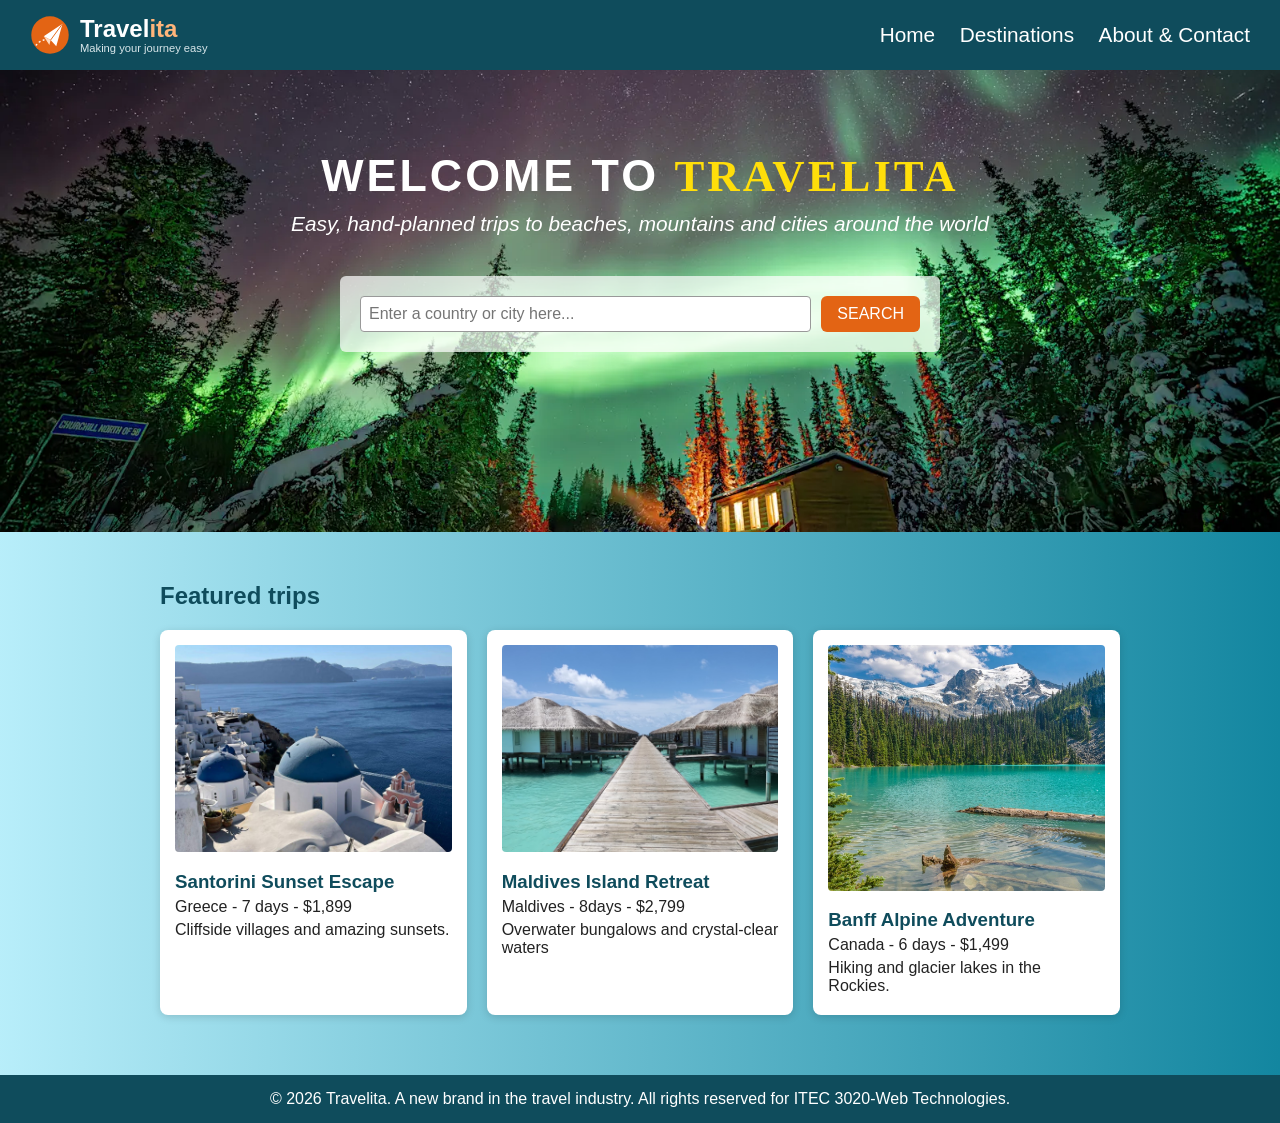
<file: index.html>
<!-- by Golnaz 
Assignment 1 - ITEC 3020 - Web Technologies - York University - Fall 2026 -->
<!DOCTYPE html>
<html lang="en">
<head>
  <meta charset="UTF-8">
  <meta name="viewport" content="width=device-width, initial-scale=1.0">
  <title>Travelita - Home</title>
  <link rel="stylesheet" href="style.css">
</head>
<body>

  <!-- HEADER: same on every page -->
  <header>
    <a href="index.html" class="logo">
      <img src="images/logo-icon.svg" alt="" width="40" height="40">
      <span class="logo-text">Travel<span>ita</span><small>Making your journey easy</small></span>
    </a>
    <nav>
      <a href="index.html">Home</a>
      <a href="destinations.html">Destinations</a>
      <a href="about.html">About &amp; Contact</a>
    </nav>
  </header>

  <!-- home-banner: big background picture with the title, tagline and a search box -->
  <section class="home-banner">
    <h1>Welcome to <span class="brand-word">Travelita</span></h1>
    <p class="tagline">Easy, hand-planned trips to beaches, mountains and cities around the world</p>

    <!-- This form opens destinations.html and sends what the user typed -->
    <form class="search-box" action="destinations.html" method="get">
      <input type="text" name="search" placeholder="Enter a country or city here...">
      <button type="submit">SEARCH</button>
    </form>
  </section>

  <!-- FEATURED AREA: three highlighted trips -->
  <section class="content">
    <h2>Featured trips</h2>
    <div class="cards">

      <article class="card">
        <div class="image-box">
          <img src="images/santorini1.jpg" alt="White houses by the sea in Santorini">
        </div>
        <h3>Santorini Sunset Escape</h3>
        <p>Greece - 7 days - $1,899</p>
        <p>Cliffside villages and amazing sunsets.</p>
      </article>

      <article class="card">
        <div class="image-box">
          <img src="images/maldives3.jpg" alt="">
        </div>
        <h3>Maldives Island Retreat</h3>
        <p>Maldives - 8days - $2,799</p>
        <p>Overwater bungalows and crystal-clear waters</p>
      </article>

      <article class="card">
        <div class="image-box">
          <img src="images/banff1.jpg" alt="Mountains and a lake in Banff">
        </div>
        <h3>Banff Alpine Adventure</h3>
        <p>Canada - 6 days - $1,499</p>
        <p>Hiking and glacier lakes in the Rockies.</p>
      </article>

    </div>
  </section>

  <footer>
    <p>&copy; 2026 Travelita. A new brand in the travel industry. All rights reserved for ITEC 3020-Web Technologies.</p>
  </footer>

  <script src="script.js"></script>
</body>
</html>
</file>
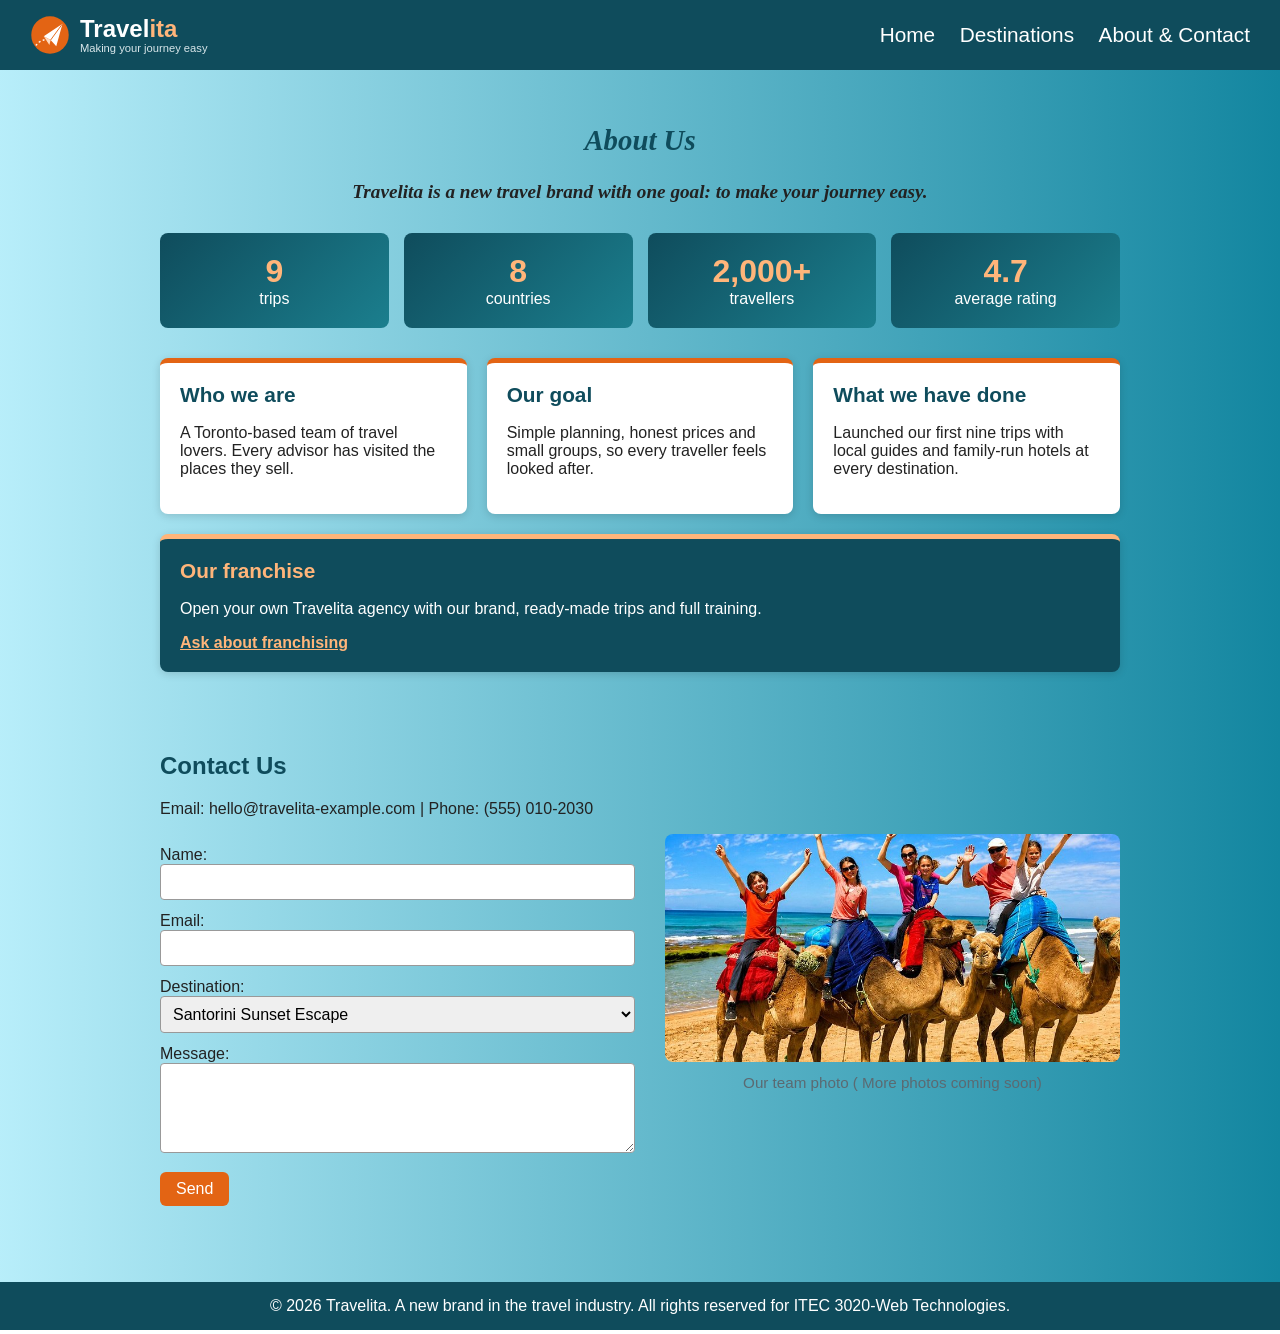
<file: about.html>
<!-- by Golnaz -Assignment 1 - ITEC 3020 - Web Technologies - York University - Fall 2026 -->
<!DOCTYPE html>
<html lang="en">
<head>
  <meta charset="UTF-8">
  <meta name="viewport" content="width=device-width, initial-scale=1.0">
  <title>Travelita - About &amp; Contact</title>
  <link rel="stylesheet" href="style.css">
</head>
<body>

  <header>
    <a href="index.html" class="logo">
      <img src="images/logo-icon.svg" alt="" width="40" height="40">
      <span class="logo-text">Travel<span>ita</span><small>Making your journey easy</small></span>
    </a>
    <nav>
      <a href="index.html">Home</a>
      <a href="destinations.html">Destinations</a>
      <a href="about.html">About &amp; Contact</a>
    </nav>
  </header>

  <!-- ABOUT SECTION -->
 <section class="content">
    <div class="about-intro">
      <h1>About Us</h1>
      <p>Travelita is a new travel brand with one goal: to make your journey easy.</p>
    </div>

    <div class="stats">
      <div class="stat"><strong>9</strong> trips</div>
      <div class="stat"><strong>8</strong> countries</div>
      <div class="stat"><strong>2,000+</strong> travellers</div>
      <div class="stat"><strong>4.7</strong> average rating</div>
    </div>

    <div class="about-grid">
       
      <div class="about-box">
        <h2>Who we are</h2>
        <p>A Toronto-based team of travel lovers. Every advisor has visited the places they sell.</p>
      </div>
      <div class="about-box">
        <h2>Our goal</h2>
        <p>Simple planning, honest prices and small groups, so every traveller feels looked after.</p>
      </div>
      <div class="about-box">
        <h2>What we have done</h2>
        <p>Launched our first nine trips with local guides and family-run hotels at every destination.</p>
      </div>
      <div class="about-box highlight">
        <h2>Our franchise</h2>
        <p>Open your own Travelita agency with our brand, ready-made trips and full training.</p>
        <a class="about-link" href="#contact">Ask about franchising</a>
      </div>
    </div>
  </section>

   <!-- CONTACT FORM SECTION -->
  <section class="content" id="contact">
    <h2>Contact Us</h2>
    <p>Email: hello@travelita-example.com | Phone: (555) 010-2030</p>

    <div class="contact-layout">

      <!-- LEFT SIDE: the form -->
      <div class="contact-form-area">
        <form id="contact-form">
          <label for="name">Name:</label>
          <input type="text" id="name">

          <label for="email">Email:</label>
          <input type="text" id="email">

          <label for="destination">Destination:</label>
          <select id="destination">
            <option>Santorini Sunset Escape</option>
            <option>Maldives Island Retreat</option>
            <option>Banff Alpine Adventure</option>
            <option>Swiss Alps  Tour</option>
            <option>Dubai Skyline &amp; Desert Safari</option>
            <option>Paris City Break</option>
            <option>Venice Canal Escape</option>
            <option>Toronto City Weekend</option>
            <option>Chicago Skyline Getaway</option>
          </select>

          <label for="message">Message:</label>
          <textarea id="message" rows="4"></textarea>

          <button type="submit">Send</button>
        </form>

        <!-- JavaScript writes the success or error message here -->
        <p id="form-message"></p>
      </div>

      <!--on the  right: the picture placeholder -->
      <figure class="photo-placeholder">
        <img src="images/travelita-tours.jpg" alt="Placeholder for the Travelita team photo">
        <figcaption>Our team photo ( More photos coming soon)</figcaption>
      </figure>

    </div>
  </section>
 <footer>
    <p>&copy; 2026 Travelita. A new brand in the travel industry. All rights reserved for ITEC 3020-Web Technologies.</p>
  </footer>
  <script src="script.js"></script>
</body>
</html>
</file>
<file: style.css>
/* ===== Travelita - style.css ===== */
/* By Golnaz.
Assignment 1 - ITEC 3020 - Web Technologies - York University - Fall 2026 */

/* ---- 1. General page settings ---- */
* {
  box-sizing: border-box;
  /* padding does not make elements wider than 100% */
}

body {
  margin: 0;
  font-family: Arial, sans-serif;
  color: #222222;
  background: linear-gradient(to right, hwb(191 72% 2%), hsl(191, 79%, 35%));
}

h1,
h2,
h3 {
  color: #0f4c5c;

}

img {
  max-width: 100%;
  /* images never overflow their container */
  height: auto;
}

/* ---- 2. Header and navigation ---- */
header {
  background-color: #0f4c5c;
  padding: 15px 30px;
  display: flex;
  /* puts logo and menu side by side */
  justify-content: space-between;
  align-items: center;
}

.logo {
  display: flex;
  /* icon and text side by side */
  align-items: center;
  gap: 10px;
  color: white;
  text-decoration: none;
}

.logo img {
  width: 40px;
  height: 40px;
}

.logo-text {
  font-size: 1.5rem;
  font-weight: bold;
  line-height: 1.1;
}

.logo-text span {
  color: #ffb57a;
  /* "ita" in orange */
}

.logo-text small {
  display: block;
  /* tagline on its own line */
  font-size: 0.7rem;
  font-weight: normal;
  color: #d8e6ea;
}

nav a {
  color: white;
  text-decoration: none;
  margin-left: 20px;
  font-size: 1.3rem;
  /* bigger menu text */
}

nav a:hover {
  text-decoration: underline;
}

/* ---- 3. Page sections ---- */
.home-banner {
  background-image: url("images/home-banner1.jpg");
  background-size: cover;
  /* picture always fills the whole section */
  background-position: center;
  color: white;
  text-align: center;
  padding: 80px 20px 180px;
  /* extra space at the bottom shows the mountains */
}

.home-banner h1 {
  color: white;
  font-size: 2.8rem;
  text-transform: uppercase;
  letter-spacing: 3px;
  margin: 0 0 10px;
}

/* Only the word "Travelita" in the home title zooms on hover */
.brand-word {
  display: inline-block;
  /* needed: inline elements cannot be zoomed */
  transition: transform 0.3s;
  color: hwb(52 4% 0%);
  font-family: 'Georgia', serif;

}

.brand-word:hover {
  transform: scale(1.15);
}

.tagline {
  font-size: 1.3rem;
  margin: 0 0 40px;
  font-style: oblique;
}

.search-box {
  display: flex;
  /* input and button side by side */
  gap: 10px;
  max-width: 600px;
  margin: 0 auto;
  padding: 20px;
  background-color: rgba(255, 255, 255, 0.7);
  /* see-through white box */
  border-radius: 6px;
}

.search-box input {
  flex: 1;
  /* the input takes all the free space */
  min-width: 0;
}

.content {
  max-width: 1000px;
  margin: 0 auto;
  /* centers the section */
  padding: 30px 20px;
}

/* ---- 4. Cards ---- */
.cards {
  display: flex;
  flex-wrap: wrap;
  /* cards move to the next row when there is no space */
  gap: 20px;
}

.card {
  flex: 1 1 280px;
  /* each card is at least 280px wide */
  max-width: 320px;
  background-color: white;
  padding: 15px;
  border-radius: 8px;
  box-shadow: 0 2px 8px rgba(0, 0, 0, 0.15);
}

/* Picture frame: the picture starts zoomed in and zooms out on hover */
.image-box {
  overflow: hidden;
  /* hides the parts of the picture outside the frame */
  border-radius: 4px;
}

.image-box img {
  display: block;
  transform: scale(1.15);
  /* starts zoomed in */
  transition: transform 0.4s;
  /* smooth change */
}

.image-box:hover img {
  transform: scale(1);
  /* zooms out to normal size on hover */
}

.card h3 {
  margin-bottom: 5px;
}

.card p {
  margin: 5px 0;
}

.card button {
  margin-top: 10px;
}

/* ---- 5. Buttons, search bar and forms ---- */
button {
  background-color: #e36414;
  color: white;
  border: none;
  padding: 8px 16px;
  border-radius: 6px;
  cursor: pointer;
  font-size: 1rem;
}

button.saved {
  background-color: #0f4c5c;
  /* a saved trip turns blue */
}

.filter-bar {
  display: flex;
  flex-wrap: wrap;
  gap: 10px;
  align-items: center;
  margin-bottom: 15px;
}

input,
select,
textarea {
  padding: 8px;
  font-size: 1rem;
  border: 1px solid #999999;
  border-radius: 4px;
}

#contact-form {
  max-width: 500px;
}

#contact-form label {
  display: block;
  margin-top: 12px;
}

#contact-form input,
#contact-form select,
#contact-form textarea {
  width: 100%;
}

#contact-form button {
  margin-top: 15px;
}

/* messages from JavaScript */
.error {
  color: #b00020;
}

.success {
  color: #1b7a43;
}

.hidden {
  display: none;
}

/* ---- 6. Footer ---- */
footer {
  background-color: #0f4c5c;
  color: white;
  text-align: center;
  padding: 15px;
  margin-top: 30px;
}

.about-intro {
  text-align: center;
  max-width: 700px;
  margin: 0 auto 30px;
  font-size: 1.2rem;
  font-style: oblique;
  font-family: 'Georgia', serif;
  font-weight: bold;
}

.stats {
  display: flex;
  flex-wrap: wrap;
  gap: 15px;
  margin-bottom: 30px;
}

.stat {
  flex: 1 1 150px;
  background: linear-gradient(135deg, #0f4c5c, #1b7f8e);
  color: white;
  text-align: center;
  padding: 20px 10px;
  border-radius: 8px;
}

.stat strong {
  display: block;
  font-size: 2rem;
  color: #ffb57a;
}

.about-grid {
  display: flex;
  flex-wrap: wrap;
  gap: 20px;
}

.about-box {
  flex: 1 1 300px;
  background-color: white;
  padding: 20px;
  border-top: 5px solid #e36414;
  border-radius: 8px;
  box-shadow: 0 2px 8px rgba(0, 0, 0, 0.15);
  transition: background-color 0.3s;
}

.about-box:hover {
  background-color: #fff0dc;
  /* lighter colour on hover */
}

.about-box.highlight:hover {
  background-color: #1b7f8e;
  /* lighter teal for the dark franchise box */
}

.about-box h2 {
  margin-top: 0;
  font-size: 1.3rem;
}

.about-box.highlight {
  background-color: #0f4c5c;
  color: white;
  border-top-color: #ffb57a;
}

.about-box.highlight h2 {
  color: #ffb57a;
}

.about-link {
  color: #ffb57a;
  font-weight: bold;
}

footer p {
  margin: 0;
}

.contact-layout {
  display: flex;
  flex-wrap: wrap;
  /* on phones the picture moves below the form */
  gap: 30px;
  align-items: flex-start;
}

.contact-form-area {
  flex: 1 1 320px;
  max-width: 500px;
}

.photo-placeholder {
  flex: 1 1 300px;
  /* the picture uses the free space on the right */
  margin: 0;
  text-align: center;
}

.photo-placeholder img {
  width: 100%;
  border-radius: 8px;
}

.photo-placeholder figcaption {
  margin-top: 8px;
  color: #5b6a72;
  font-size: 0.95rem;
}

/* ---- 7. Responsive design: small screens (phones) ---- */
@media (max-width: 600px) {
  header {
    flex-direction: column;
    /* logo above the menu */
    gap: 10px;
  }

  nav a {
    margin: 0 8px;
    font-size: 1.1rem;
  }

  .card {
    max-width: none;
    /* cards using the full width */
  }

  .home-banner {
    padding: 50px 15px 120px;
  }

  .home-banner h1 {
    font-size: 2rem;
  }

  .tagline {
    font-size: 1.1rem;
  }

  .search-box {
    flex-direction: column;
    /* input above the button */
  }
}
</file>
